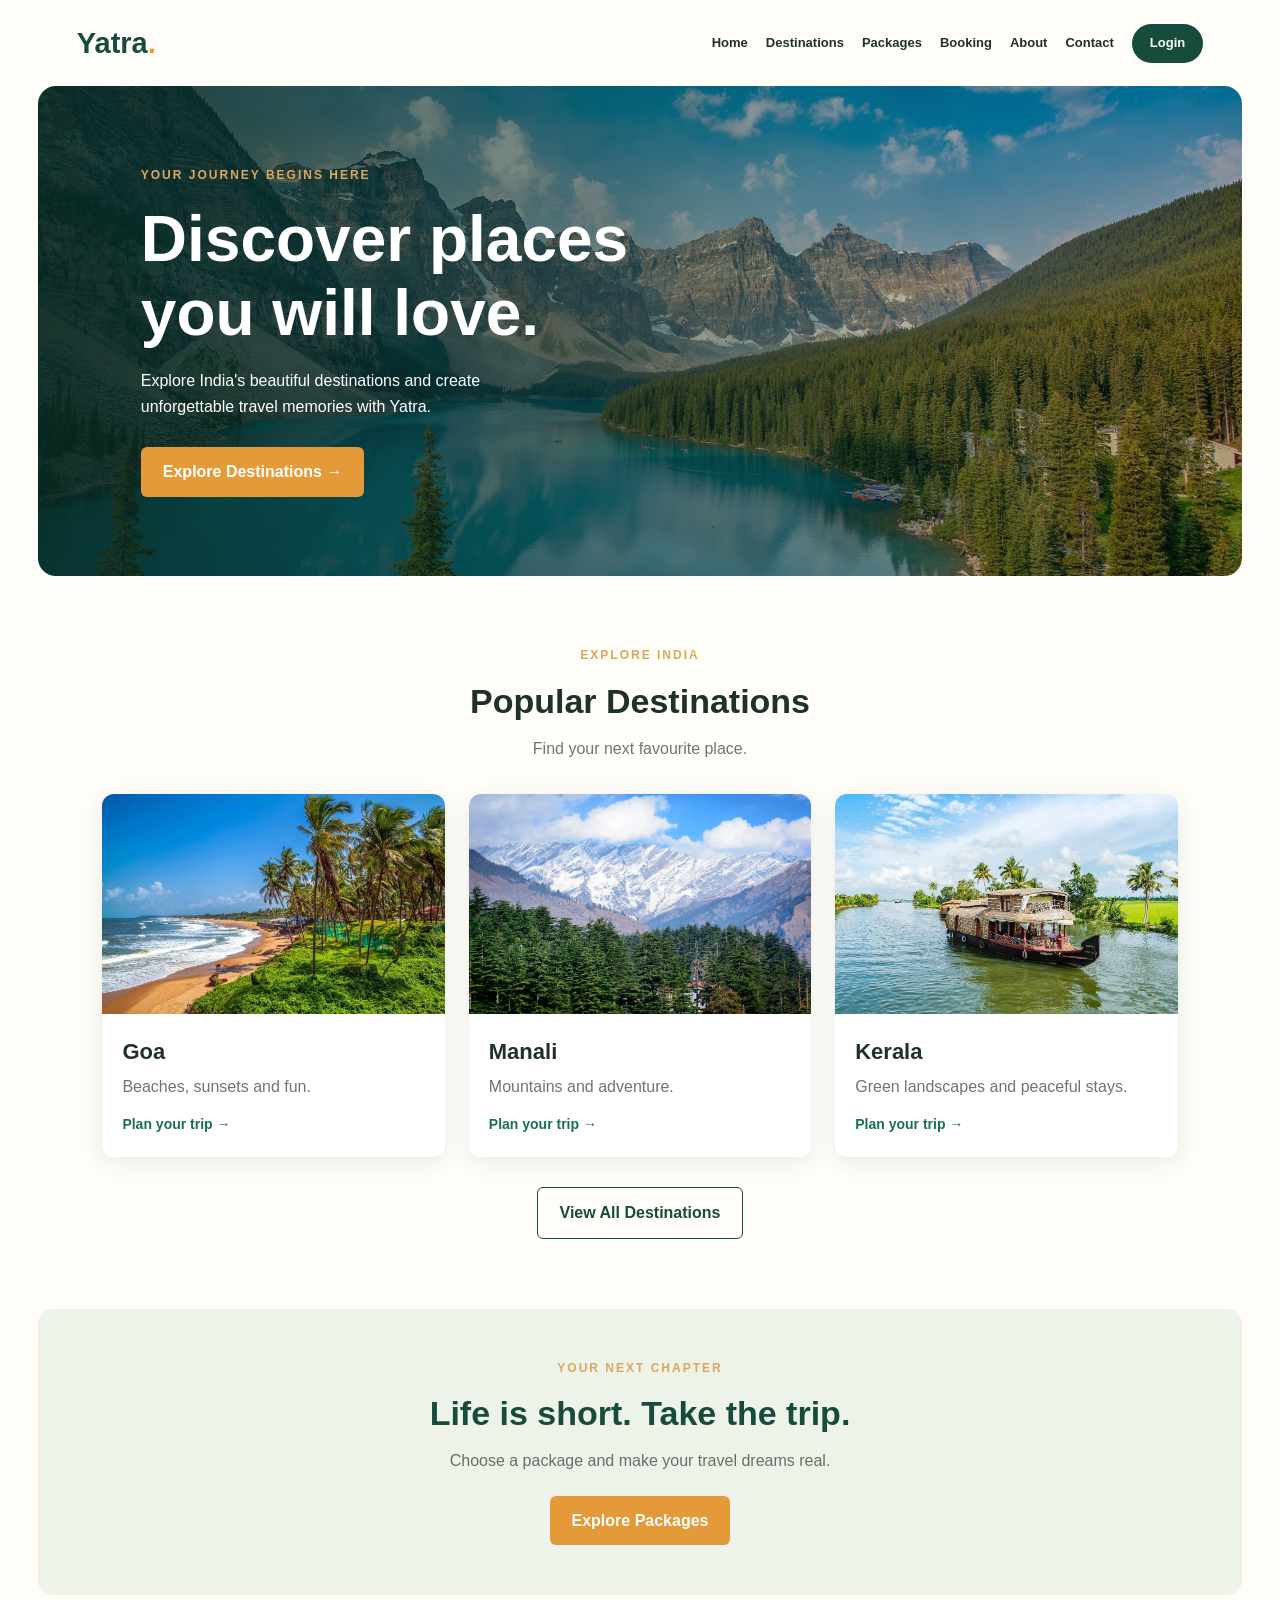
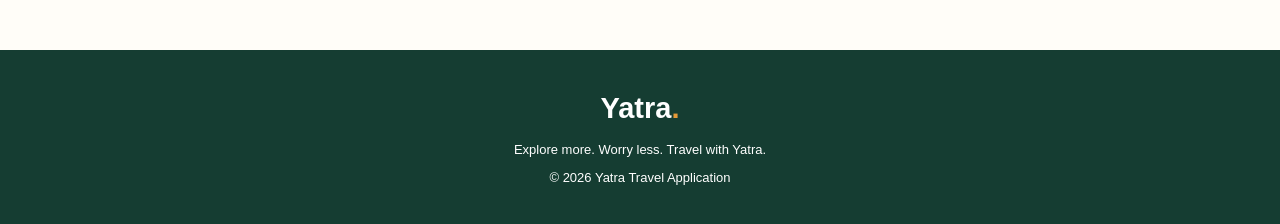
<file: index.html>
<!DOCTYPE html>
<html lang="en">
<head>
    <meta charset="UTF-8">
    <meta name="viewport" content="width=device-width, initial-scale=1.0">
    <title>Yatra | Explore India</title>
    <link rel="stylesheet" href="css/style.css">
</head>
<body>

    <header class="site-header">
        <a href="index.html" class="site-logo">Yatra<span>.</span></a>
        <nav class="main-navigation">
            <a href="index.html">Home</a>
            <a href="pages/destinations.html">Destinations</a>
            <a href="pages/packages.html">Packages</a>
            <a href="pages/booking.html">Booking</a>
            <a href="pages/about.html">About</a>
            <a href="pages/contact.html">Contact</a>
            <a href="pages/login.html" class="login-link">Login</a>
        </nav>
    </header>

    <main>
        <section class="hero-section">
            <div class="hero-content">
                <p class="hero-label">YOUR JOURNEY BEGINS HERE</p>
                <h1>Discover places<br>you will love.</h1>
                <p class="hero-description">
                    Explore India's beautiful destinations and
                    create unforgettable travel memories with Yatra.
                </p>
                <a href="pages/destinations.html" class="primary-button">
                    Explore Destinations →
                </a>
            </div>
        </section>

        <section class="destination-section">
            <div class="section-heading">
                <p class="section-label">EXPLORE INDIA</p>
                <h2>Popular Destinations</h2>
                <p>Find your next favourite place.</p>
            </div>

            <div class="destination-grid">
                <article class="destination-card">
                    <img src="images/goa.jpg" alt="Goa beach">
                    <div class="card-content">
                        <h3>Goa</h3>
                        <p>Beaches, sunsets and fun.</p>
                        <a href="pages/booking.html">Plan your trip →</a>
                    </div>
                </article>

                <article class="destination-card">
                    <img src="images/manali.jpg" alt="Manali mountains">
                    <div class="card-content">
                        <h3>Manali</h3>
                        <p>Mountains and adventure.</p>
                        <a href="pages/booking.html">Plan your trip →</a>
                    </div>
                </article>

                <article class="destination-card">
                    <img src="images/kerala.jpg" alt="Kerala backwaters">
                    <div class="card-content">
                        <h3>Kerala</h3>
                        <p>Green landscapes and peaceful stays.</p>
                        <a href="pages/booking.html">Plan your trip →</a>
                    </div>
                </article>
            </div>

            <a href="pages/destinations.html" class="secondary-button">
                View All Destinations
            </a>
        </section>

        <section class="travel-banner">
            <p class="section-label">YOUR NEXT CHAPTER</p>
            <h2>Life is short. Take the trip.</h2>
            <p>Choose a package and make your travel dreams real.</p>
            <a href="pages/packages.html" class="primary-button">
                Explore Packages
            </a>
        </section>
    </main>

    <footer class="site-footer">
        <a href="index.html" class="site-logo">Yatra<span>.</span></a>
        <p>Explore more. Worry less. Travel with Yatra.</p>
        <p>© 2026 Yatra Travel Application</p>
    </footer>

</body>
</html>
</file>
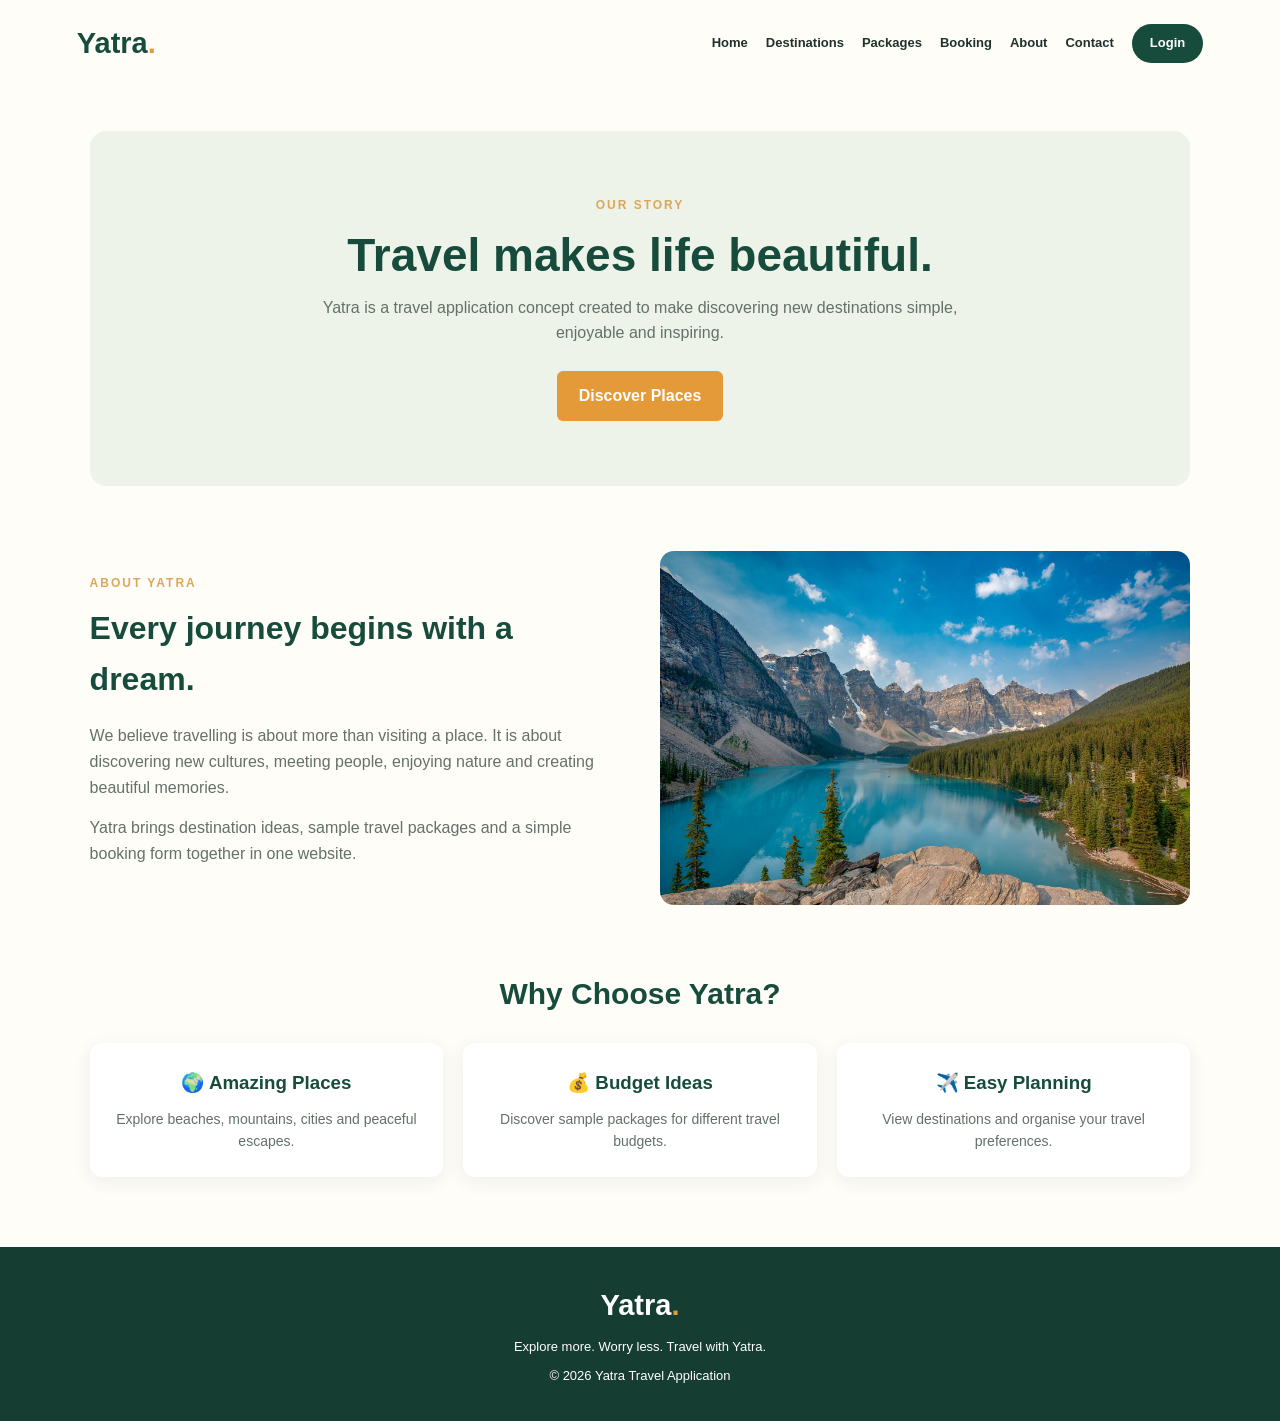
<file: pages/about.html>
<!DOCTYPE html>
<html lang="en">
<head>
    <meta charset="UTF-8">
    <meta name="viewport" content="width=device-width, initial-scale=1.0">
    <title>About Us | Yatra</title>
    <link rel="stylesheet" href="../css/about.css">
</head>
<body>
    <header class="site-header">
        <a href="../index.html" class="site-logo">Yatra<span>.</span></a>
        <nav class="main-navigation">
            <a href="../index.html">Home</a>
            <a href="destinations.html">Destinations</a>
            <a href="packages.html">Packages</a>
            <a href="booking.html">Booking</a>
            <a href="about.html">About</a>
            <a href="contact.html">Contact</a>
            <a href="login.html" class="login-link">Login</a>
        </nav>
    </header>

    <main class="about-container">
        <section class="about-hero">
            <p class="section-label">OUR STORY</p>
            <h1>Travel makes life beautiful.</h1>
            <p>
                Yatra is a travel application concept created to make
                discovering new destinations simple, enjoyable and inspiring.
            </p>
            <a href="destinations.html" class="primary-button">
                Discover Places
            </a>
        </section>

        <section class="about-story">
            <div class="story-content">
                <p class="section-label">ABOUT YATRA</p>
                <h2>Every journey begins with a dream.</h2>
                <p>
                    We believe travelling is about more than visiting a place.
                    It is about discovering new cultures, meeting people,
                    enjoying nature and creating beautiful memories.
                </p>
                <p>
                    Yatra brings destination ideas, sample travel packages
                    and a simple booking form together in one website.
                </p>
            </div>

            <img src="../images/hero.jpg" alt="Beautiful travel landscape">
        </section>

        <section class="benefits-section">
            <h2>Why Choose Yatra?</h2>

            <div class="benefits-grid">
                <article class="benefit-card">
                    <h3>🌍 Amazing Places</h3>
                    <p>Explore beaches, mountains, cities and peaceful escapes.</p>
                </article>

                <article class="benefit-card">
                    <h3>💰 Budget Ideas</h3>
                    <p>Discover sample packages for different travel budgets.</p>
                </article>

                <article class="benefit-card">
                    <h3>✈️ Easy Planning</h3>
                    <p>View destinations and organise your travel preferences.</p>
                </article>
            </div>
        </section>
    </main>

    <footer class="site-footer">
        <a href="../index.html" class="site-logo">Yatra<span>.</span></a>
        <p>Explore more. Worry less. Travel with Yatra.</p>
        <p>© 2026 Yatra Travel Application</p>
    </footer>
</body>
</html>
</file>
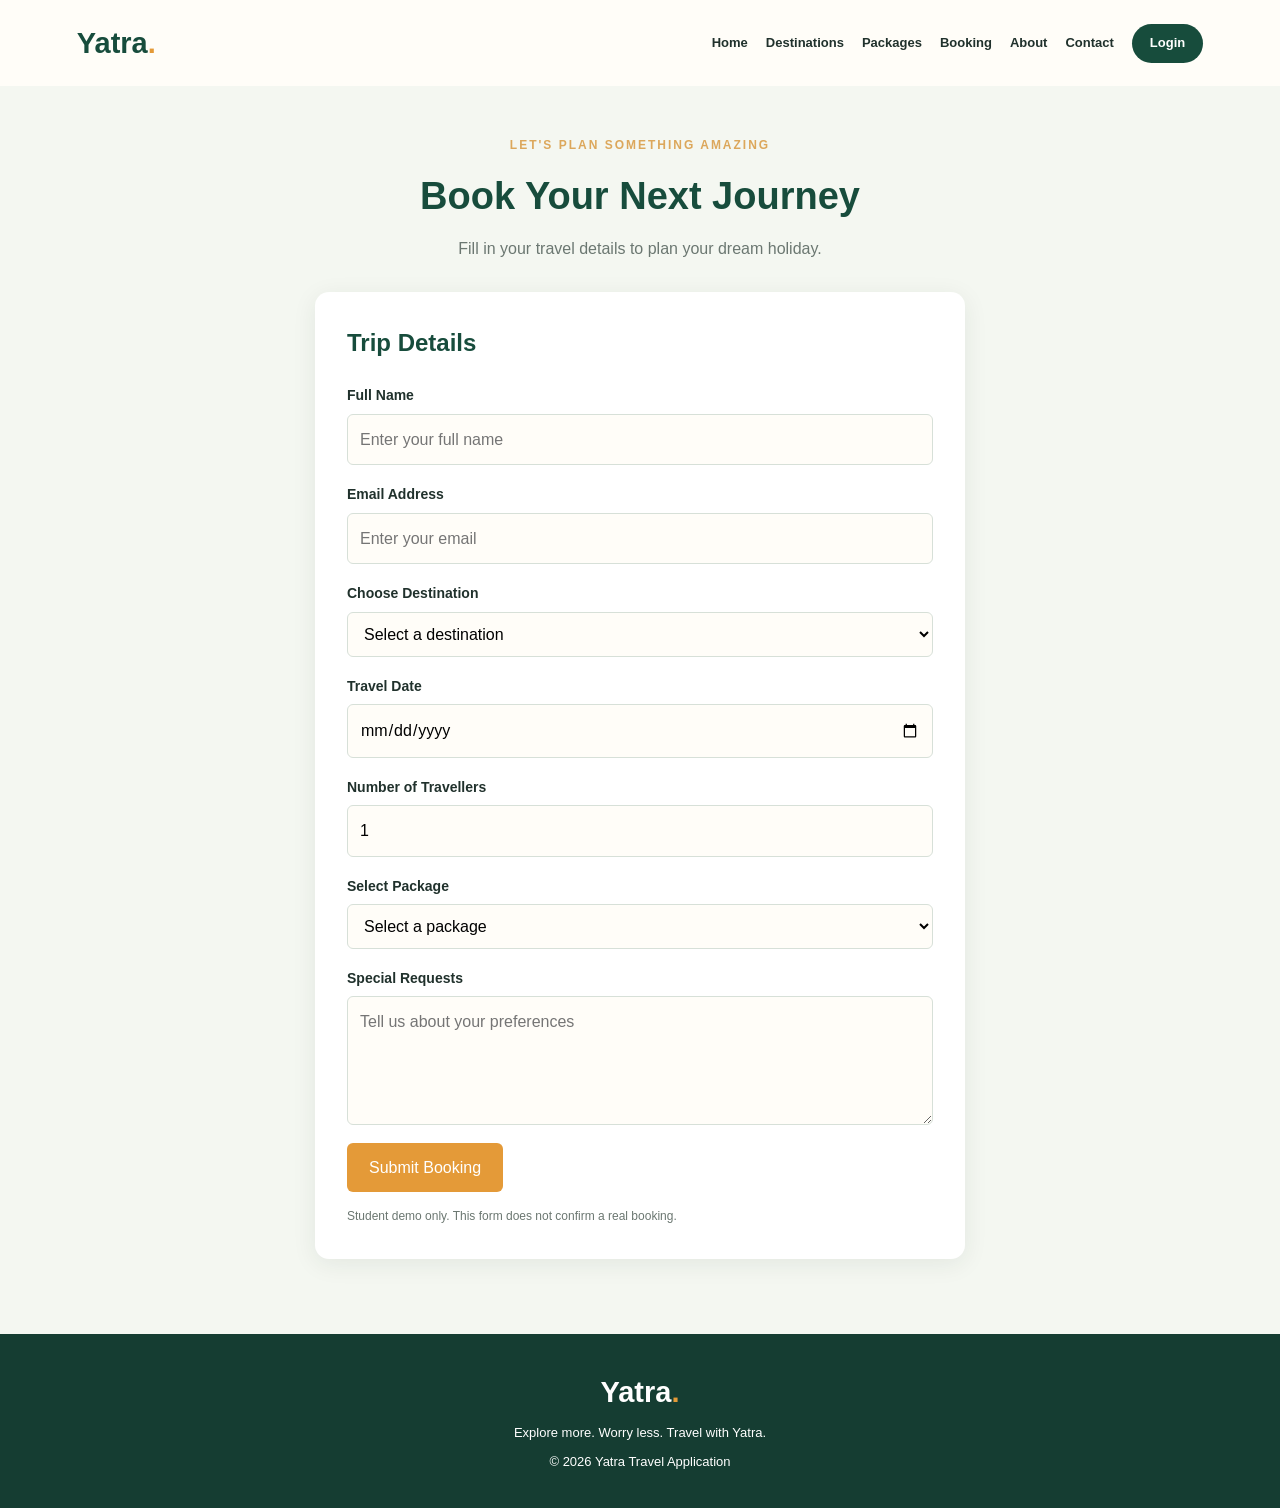
<file: pages/booking.html>
<!DOCTYPE html>
<html lang="en">
<head>
    <meta charset="UTF-8">
    <meta name="viewport" content="width=device-width, initial-scale=1.0">
    <title>Book a Trip | Yatra</title>
    <link rel="stylesheet" href="../css/booking.css">
</head>
<body>
    <header class="site-header">
        <a href="../index.html" class="site-logo">Yatra<span>.</span></a>
        <nav class="main-navigation">
            <a href="../index.html">Home</a>
            <a href="destinations.html">Destinations</a>
            <a href="packages.html">Packages</a>
            <a href="booking.html">Booking</a>
            <a href="about.html">About</a>
            <a href="contact.html">Contact</a>
            <a href="login.html" class="login-link">Login</a>
        </nav>
    </header>

    <main class="booking-container">
        <section class="booking-intro">
            <p class="section-label">LET'S PLAN SOMETHING AMAZING</p>
            <h1>Book Your Next Journey</h1>
            <p>Fill in your travel details to plan your dream holiday.</p>
        </section>

        <form class="booking-form" action="#" method="get">
            <h2>Trip Details</h2>

            <div class="form-field">
                <label for="traveller-name">Full Name</label>
                <input type="text" id="traveller-name" name="name"
                    placeholder="Enter your full name" required>
            </div>

            <div class="form-field">
                <label for="traveller-email">Email Address</label>
                <input type="email" id="traveller-email" name="email"
                    placeholder="Enter your email" required>
            </div>

            <div class="form-field">
                <label for="destination">Choose Destination</label>
                <select id="destination" name="destination" required>
                    <option value="">Select a destination</option>
                    <option value="Goa">Goa</option>
                    <option value="Manali">Manali</option>
                    <option value="Kerala">Kerala</option>
                    <option value="Jaipur">Jaipur</option>
                    <option value="Kashmir">Kashmir</option>
                </select>
            </div>

            <div class="form-field">
                <label for="travel-date">Travel Date</label>
                <input type="date" id="travel-date" name="date" required>
            </div>

            <div class="form-field">
                <label for="travellers">Number of Travellers</label>
                <input type="number" id="travellers" name="travellers"
                    min="1" max="20" value="1" required>
            </div>

            <div class="form-field">
                <label for="package">Select Package</label>
                <select id="package" name="package" required>
                    <option value="">Select a package</option>
                    <option value="Budget">Budget Friendly</option>
                    <option value="Adventure">Adventure Special</option>
                    <option value="Relaxation">Relaxation Special</option>
                </select>
            </div>

            <div class="form-field">
                <label for="requests">Special Requests</label>
                <textarea id="requests" name="requests" rows="4"
                    placeholder="Tell us about your preferences"></textarea>
            </div>

            <button type="submit" class="primary-button">Submit Booking</button>
            <p class="form-note">
                Student demo only. This form does not confirm a real booking.
            </p>
        </form>
    </main>

    <footer class="site-footer">
        <a href="../index.html" class="site-logo">Yatra<span>.</span></a>
        <p>Explore more. Worry less. Travel with Yatra.</p>
        <p>© 2026 Yatra Travel Application</p>
    </footer>
</body>
</html>
</file>
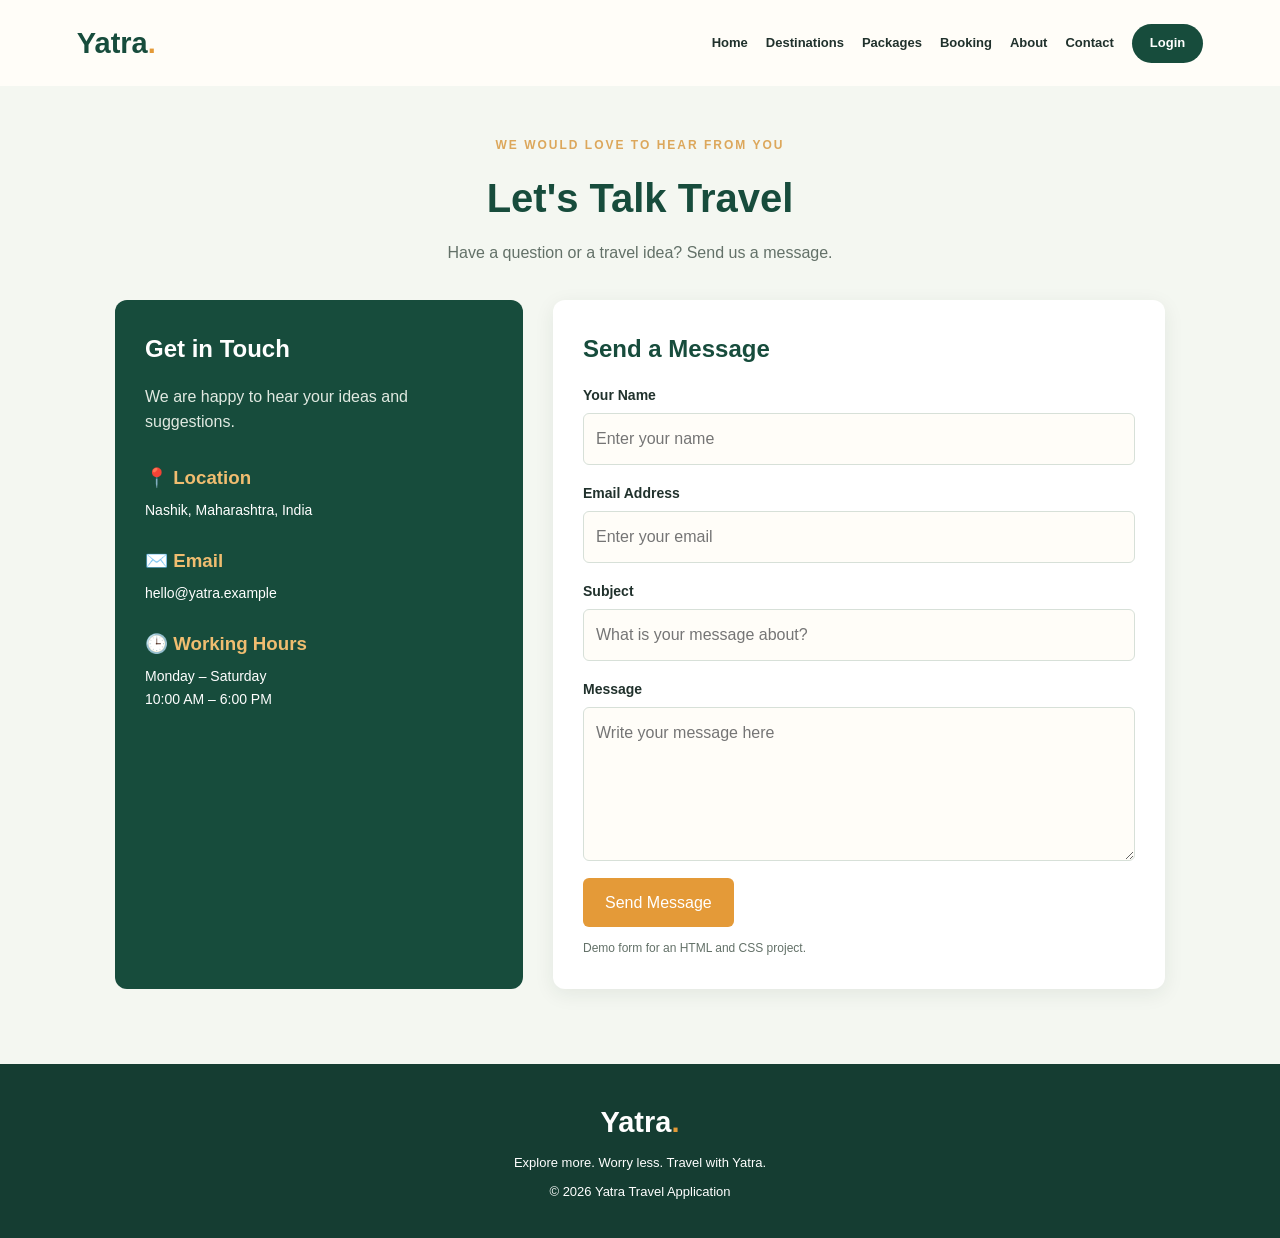
<file: pages/contact.html>
<!DOCTYPE html>
<html lang="en">
<head>
    <meta charset="UTF-8">
    <meta name="viewport" content="width=device-width, initial-scale=1.0">
    <title>Contact Us | Yatra</title>
    <link rel="stylesheet" href="../css/contact.css">
</head>
<body>
    <header class="site-header">
        <a href="../index.html" class="site-logo">Yatra<span>.</span></a>
        <nav class="main-navigation">
            <a href="../index.html">Home</a>
            <a href="destinations.html">Destinations</a>
            <a href="packages.html">Packages</a>
            <a href="booking.html">Booking</a>
            <a href="about.html">About</a>
            <a href="contact.html">Contact</a>
            <a href="login.html" class="login-link">Login</a>
        </nav>
    </header>

    <main class="contact-container">
        <section class="contact-heading">
            <p class="section-label">WE WOULD LOVE TO HEAR FROM YOU</p>
            <h1>Let's Talk Travel</h1>
            <p>Have a question or a travel idea? Send us a message.</p>
        </section>

        <section class="contact-layout">
            <div class="contact-information">
                <h2>Get in Touch</h2>
                <p>We are happy to hear your ideas and suggestions.</p>

                <div class="contact-item">
                    <h3>📍 Location</h3>
                    <p>Nashik, Maharashtra, India</p>
                </div>

                <div class="contact-item">
                    <h3>✉️ Email</h3>
                    <p>hello@yatra.example</p>
                </div>

                <div class="contact-item">
                    <h3>🕒 Working Hours</h3>
                    <p>Monday – Saturday</p>
                    <p>10:00 AM – 6:00 PM</p>
                </div>
            </div>

            <form class="contact-form" action="#" method="get">
                <h2>Send a Message</h2>

                <div class="form-field">
                    <label for="contact-name">Your Name</label>
                    <input type="text" id="contact-name" name="name"
                        placeholder="Enter your name" required>
                </div>

                <div class="form-field">
                    <label for="contact-email">Email Address</label>
                    <input type="email" id="contact-email" name="email"
                        placeholder="Enter your email" required>
                </div>

                <div class="form-field">
                    <label for="contact-subject">Subject</label>
                    <input type="text" id="contact-subject" name="subject"
                        placeholder="What is your message about?" required>
                </div>

                <div class="form-field">
                    <label for="contact-message">Message</label>
                    <textarea id="contact-message" name="message" rows="5"
                        placeholder="Write your message here" required></textarea>
                </div>

                <button type="submit" class="primary-button">Send Message</button>
                <p class="form-note">Demo form for an HTML and CSS project.</p>
            </form>
        </section>
    </main>

    <footer class="site-footer">
        <a href="../index.html" class="site-logo">Yatra<span>.</span></a>
        <p>Explore more. Worry less. Travel with Yatra.</p>
        <p>© 2026 Yatra Travel Application</p>
    </footer>
</body>
</html>
</file>
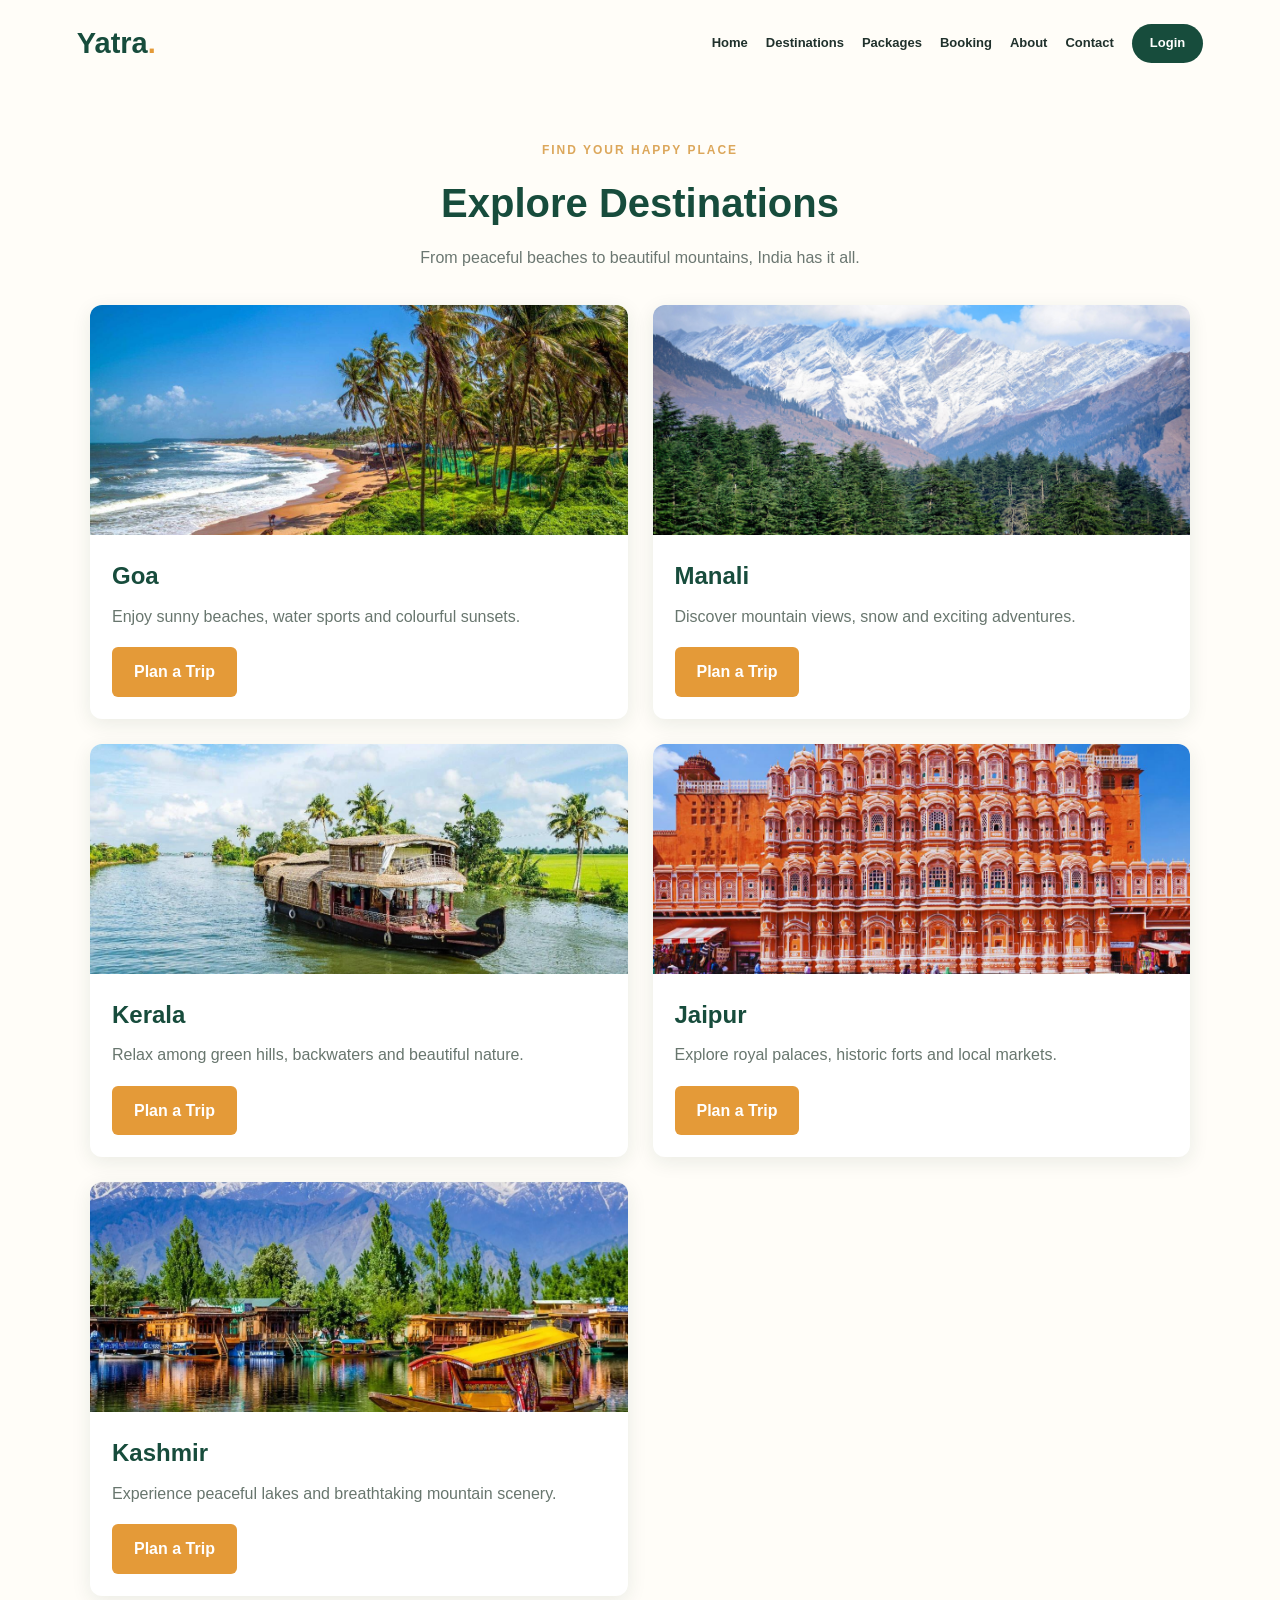
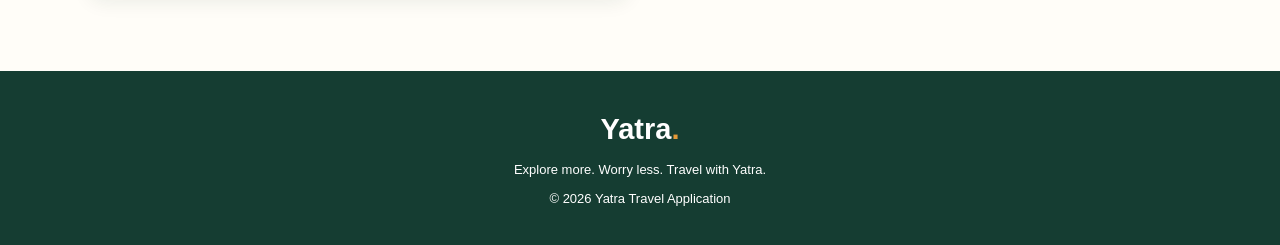
<file: pages/destinations.html>
<!DOCTYPE html>
<html lang="en">
<head>
    <meta charset="UTF-8">
    <meta name="viewport" content="width=device-width, initial-scale=1.0">
    <title>Destinations | Yatra</title>
    <link rel="stylesheet" href="../css/destinations.css">
</head>
<body>
    <header class="site-header">
        <a href="../index.html" class="site-logo">Yatra<span>.</span></a>
        <nav class="main-navigation">
            <a href="../index.html">Home</a>
            <a href="destinations.html">Destinations</a>
            <a href="packages.html">Packages</a>
            <a href="booking.html">Booking</a>
            <a href="about.html">About</a>
            <a href="contact.html">Contact</a>
            <a href="login.html" class="login-link">Login</a>
        </nav>
    </header>

    <main class="page-container">
        <section class="page-heading">
            <p class="section-label">FIND YOUR HAPPY PLACE</p>
            <h1>Explore Destinations</h1>
            <p>From peaceful beaches to beautiful mountains, India has it all.</p>
        </section>

        <section class="destination-list">
            <article class="place-card">
                <img src="../images/goa.jpg" alt="Goa beach">
                <div class="place-details">
                    <h2>Goa</h2>
                    <p>Enjoy sunny beaches, water sports and colourful sunsets.</p>
                    <a class="primary-button" href="booking.html">Plan a Trip</a>
                </div>
            </article>

            <article class="place-card">
                <img src="../images/manali.jpg" alt="Manali mountains">
                <div class="place-details">
                    <h2>Manali</h2>
                    <p>Discover mountain views, snow and exciting adventures.</p>
                    <a class="primary-button" href="booking.html">Plan a Trip</a>
                </div>
            </article>

            <article class="place-card">
                <img src="../images/kerala.jpg" alt="Kerala backwaters">
                <div class="place-details">
                    <h2>Kerala</h2>
                    <p>Relax among green hills, backwaters and beautiful nature.</p>
                    <a class="primary-button" href="booking.html">Plan a Trip</a>
                </div>
            </article>

            <article class="place-card">
                <img src="../images/jaipur.jpg" alt="Jaipur architecture">
                <div class="place-details">
                    <h2>Jaipur</h2>
                    <p>Explore royal palaces, historic forts and local markets.</p>
                    <a class="primary-button" href="booking.html">Plan a Trip</a>
                </div>
            </article>

            <article class="place-card">
                <img src="../images/kashmir.jpg" alt="Kashmir mountains">
                <div class="place-details">
                    <h2>Kashmir</h2>
                    <p>Experience peaceful lakes and breathtaking mountain scenery.</p>
                    <a class="primary-button" href="booking.html">Plan a Trip</a>
                </div>
            </article>
        </section>
    </main>

    <footer class="site-footer">
        <a href="../index.html" class="site-logo">Yatra<span>.</span></a>
        <p>Explore more. Worry less. Travel with Yatra.</p>
        <p>© 2026 Yatra Travel Application</p>
    </footer>
</body>
</html>
</file>
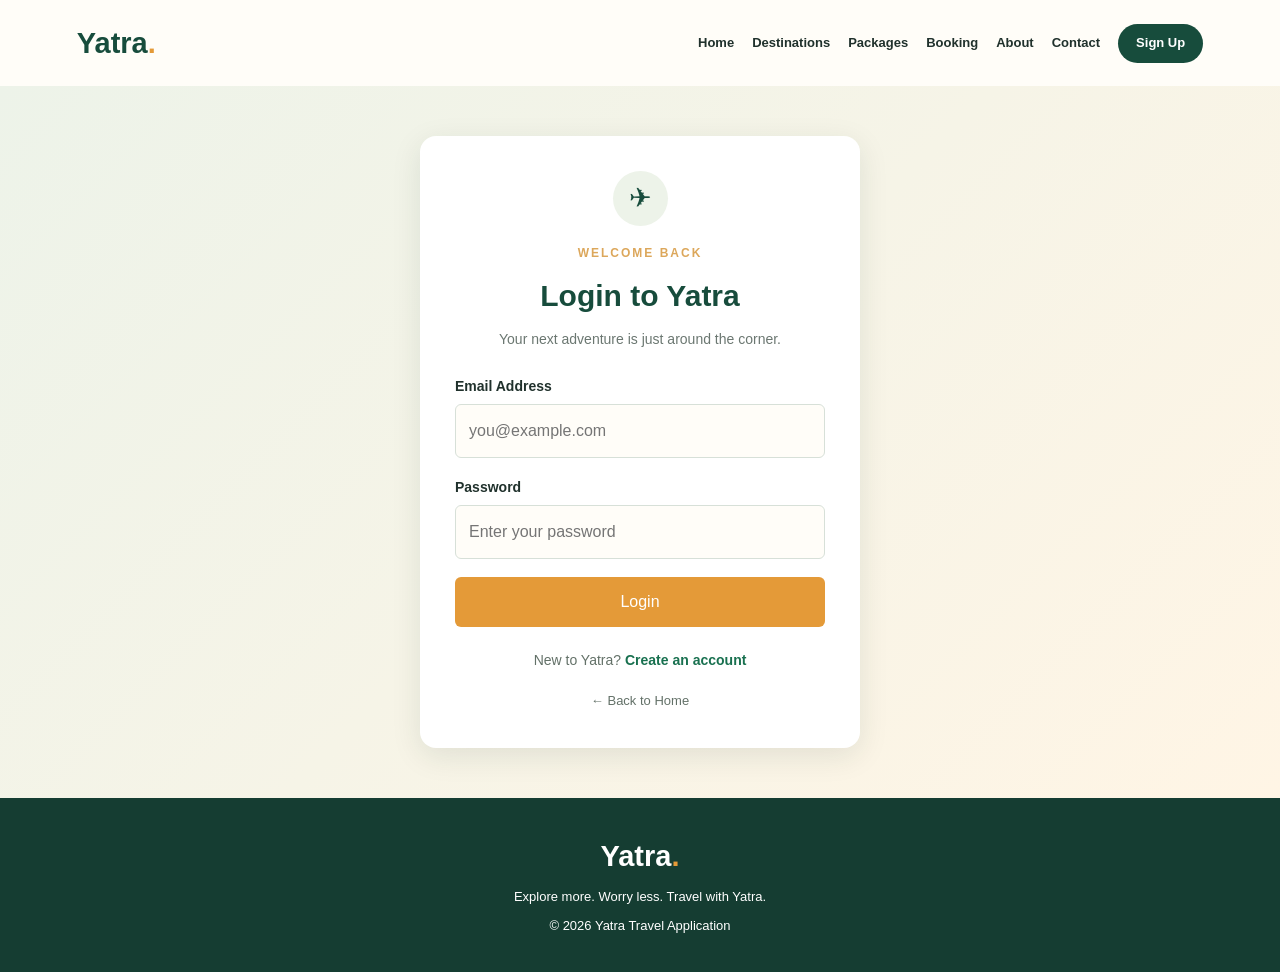
<file: pages/login.html>
<!DOCTYPE html>
<html lang="en">
<head>
    <meta charset="UTF-8">
    <meta name="viewport" content="width=device-width, initial-scale=1.0">
    <title>Login | Yatra</title>
    <link rel="stylesheet" href="../css/login.css">
</head>
<body>
    <header class="site-header">
        <a href="../index.html" class="site-logo">Yatra<span>.</span></a>
        <nav class="main-navigation">
            <a href="../index.html">Home</a>
            <a href="destinations.html">Destinations</a>
            <a href="packages.html">Packages</a>
            <a href="booking.html">Booking</a>
            <a href="about.html">About</a>
            <a href="contact.html">Contact</a>
            <a href="signup.html" class="login-link">Sign Up</a>
        </nav>
    </header>

    <main class="account-container">
        <section class="account-card">
            <div class="account-symbol">✈</div>
            <p class="section-label">WELCOME BACK</p>
            <h1>Login to Yatra</h1>
            <p class="account-description">
                Your next adventure is just around the corner.
            </p>

            <form action="#" method="get">
                <div class="form-field">
                    <label for="login-email">Email Address</label>
                    <input type="email" id="login-email" name="email"
                        placeholder="you@example.com" required>
                </div>

                <div class="form-field">
                    <label for="login-password">Password</label>
                    <input type="password" id="login-password" name="password"
                        placeholder="Enter your password" required>
                </div>

                <button type="submit" class="primary-button">Login</button>
            </form>

            <p class="account-switch">
                New to Yatra?
                <a href="signup.html">Create an account</a>
            </p>

            <a href="../index.html" class="back-home">← Back to Home</a>
        </section>
    </main>

    <footer class="site-footer">
        <a href="../index.html" class="site-logo">Yatra<span>.</span></a>
        <p>Explore more. Worry less. Travel with Yatra.</p>
        <p>© 2026 Yatra Travel Application</p>
    </footer>
</body>
</html>
</file>
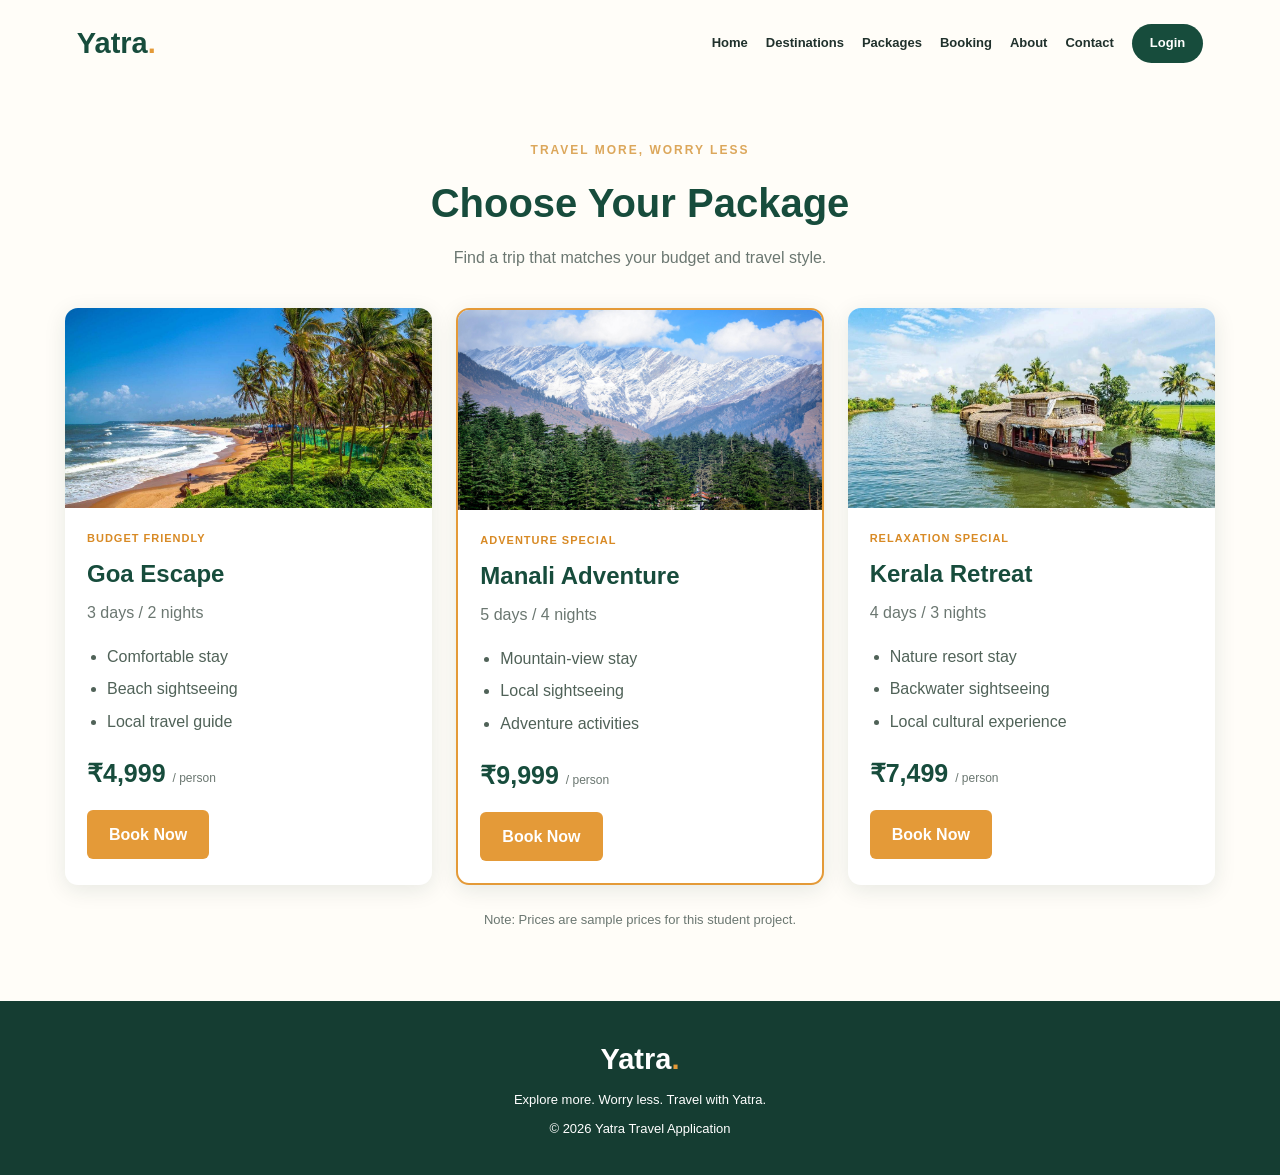
<file: pages/packages.html>
<!DOCTYPE html>
<html lang="en">
<head>
    <meta charset="UTF-8">
    <meta name="viewport" content="width=device-width, initial-scale=1.0">
    <title>Travel Packages | Yatra</title>
    <link rel="stylesheet" href="../css/packages.css">
</head>
<body>
    <header class="site-header">
        <a href="../index.html" class="site-logo">Yatra<span>.</span></a>
        <nav class="main-navigation">
            <a href="../index.html">Home</a>
            <a href="destinations.html">Destinations</a>
            <a href="packages.html">Packages</a>
            <a href="booking.html">Booking</a>
            <a href="about.html">About</a>
            <a href="contact.html">Contact</a>
            <a href="login.html" class="login-link">Login</a>
        </nav>
    </header>

    <main class="packages-container">
        <section class="page-heading">
            <p class="section-label">TRAVEL MORE, WORRY LESS</p>
            <h1>Choose Your Package</h1>
            <p>Find a trip that matches your budget and travel style.</p>
        </section>

        <section class="package-grid">
            <article class="package-card">
                <img src="../images/goa.jpg" alt="Goa beach holiday">
                <div class="package-details">
                    <p class="package-type">BUDGET FRIENDLY</p>
                    <h2>Goa Escape</h2>
                    <p>3 days / 2 nights</p>
                    <ul>
                        <li>Comfortable stay</li>
                        <li>Beach sightseeing</li>
                        <li>Local travel guide</li>
                    </ul>
                    <p class="package-price">₹4,999 <span>/ person</span></p>
                    <a href="booking.html" class="primary-button">Book Now</a>
                </div>
            </article>

            <article class="package-card featured-package">
                <img src="../images/manali.jpg" alt="Manali mountain holiday">
                <div class="package-details">
                    <p class="package-type">ADVENTURE SPECIAL</p>
                    <h2>Manali Adventure</h2>
                    <p>5 days / 4 nights</p>
                    <ul>
                        <li>Mountain-view stay</li>
                        <li>Local sightseeing</li>
                        <li>Adventure activities</li>
                    </ul>
                    <p class="package-price">₹9,999 <span>/ person</span></p>
                    <a href="booking.html" class="primary-button">Book Now</a>
                </div>
            </article>

            <article class="package-card">
                <img src="../images/kerala.jpg" alt="Kerala nature holiday">
                <div class="package-details">
                    <p class="package-type">RELAXATION SPECIAL</p>
                    <h2>Kerala Retreat</h2>
                    <p>4 days / 3 nights</p>
                    <ul>
                        <li>Nature resort stay</li>
                        <li>Backwater sightseeing</li>
                        <li>Local cultural experience</li>
                    </ul>
                    <p class="package-price">₹7,499 <span>/ person</span></p>
                    <a href="booking.html" class="primary-button">Book Now</a>
                </div>
            </article>
        </section>

        <p class="price-note">
            Note: Prices are sample prices for this student project.
        </p>
    </main>

    <footer class="site-footer">
        <a href="../index.html" class="site-logo">Yatra<span>.</span></a>
        <p>Explore more. Worry less. Travel with Yatra.</p>
        <p>© 2026 Yatra Travel Application</p>
    </footer>
</body>
</html>
</file>
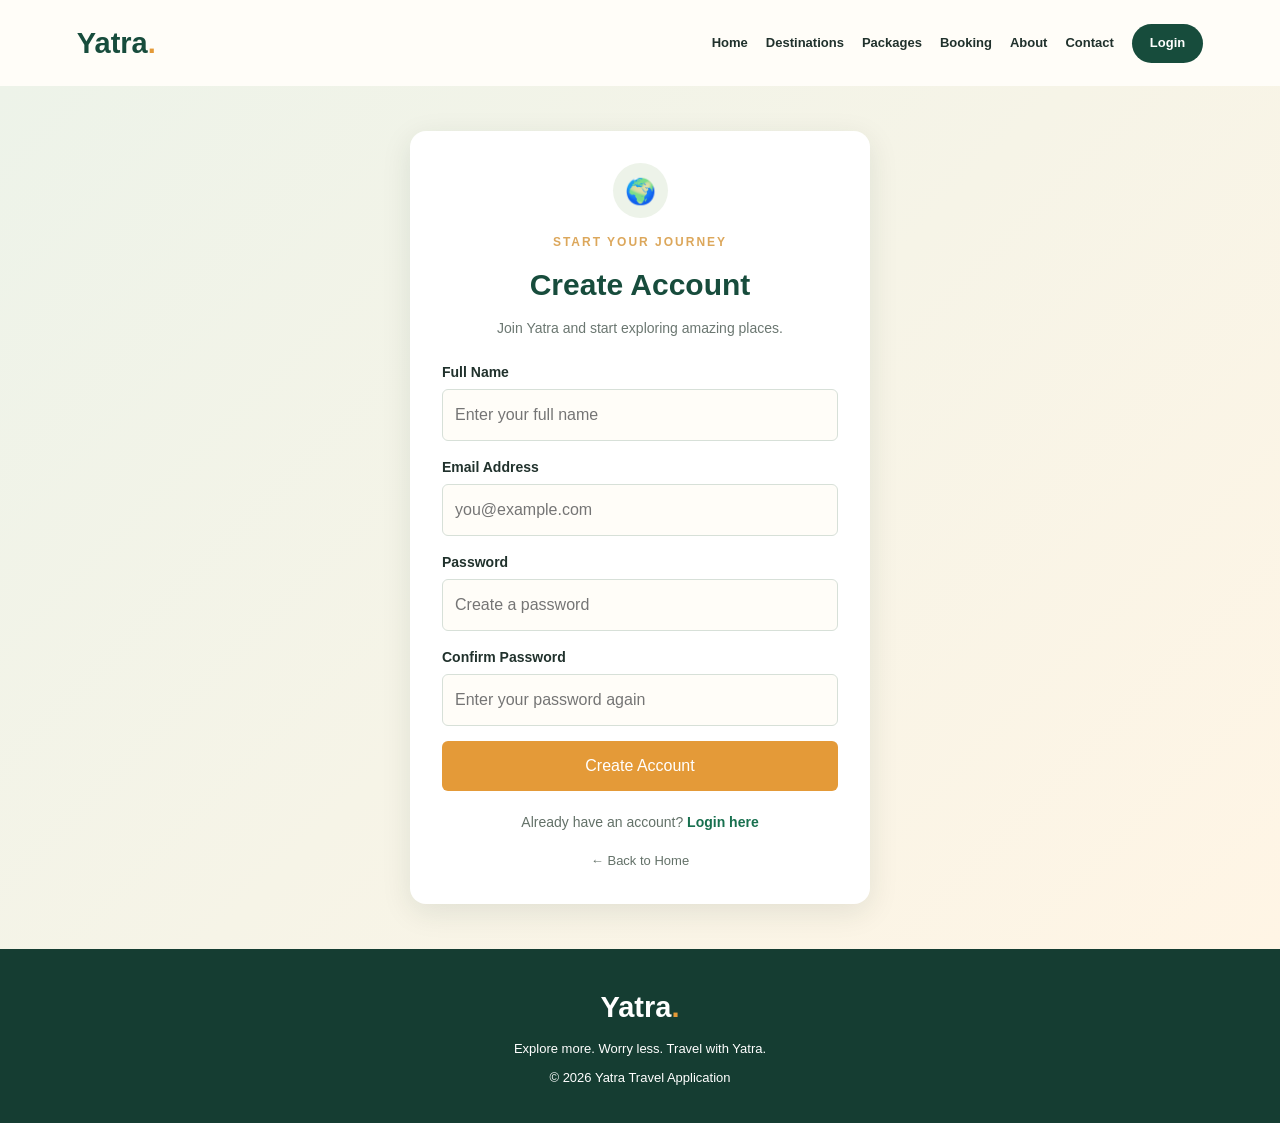
<file: pages/signup.html>
<!DOCTYPE html>
<html lang="en">
<head>
    <meta charset="UTF-8">
    <meta name="viewport" content="width=device-width, initial-scale=1.0">
    <title>Sign Up | Yatra</title>
    <link rel="stylesheet" href="../css/signup.css">
</head>
<body>
    <header class="site-header">
        <a href="../index.html" class="site-logo">Yatra<span>.</span></a>
        <nav class="main-navigation">
            <a href="../index.html">Home</a>
            <a href="destinations.html">Destinations</a>
            <a href="packages.html">Packages</a>
            <a href="booking.html">Booking</a>
            <a href="about.html">About</a>
            <a href="contact.html">Contact</a>
            <a href="login.html" class="login-link">Login</a>
        </nav>
    </header>

    <main class="account-container">
        <section class="account-card">
            <div class="account-symbol">🌍</div>
            <p class="section-label">START YOUR JOURNEY</p>
            <h1>Create Account</h1>
            <p class="account-description">
                Join Yatra and start exploring amazing places.
            </p>

            <form action="#" method="get">
                <div class="form-field">
                    <label for="signup-name">Full Name</label>
                    <input type="text" id="signup-name" name="name"
                        placeholder="Enter your full name" required>
                </div>

                <div class="form-field">
                    <label for="signup-email">Email Address</label>
                    <input type="email" id="signup-email" name="email"
                        placeholder="you@example.com" required>
                </div>

                <div class="form-field">
                    <label for="signup-password">Password</label>
                    <input type="password" id="signup-password" name="password"
                        placeholder="Create a password" minlength="8" required>
                </div>

                <div class="form-field">
                    <label for="confirm-password">Confirm Password</label>
                    <input type="password" id="confirm-password"
                        name="confirm-password"
                        placeholder="Enter your password again"
                        minlength="8" required>
                </div>

                <button type="submit" class="primary-button">Create Account</button>
            </form>

            <p class="account-switch">
                Already have an account?
                <a href="login.html">Login here</a>
            </p>

            <a href="../index.html" class="back-home">← Back to Home</a>
        </section>
    </main>

    <footer class="site-footer">
        <a href="../index.html" class="site-logo">Yatra<span>.</span></a>
        <p>Explore more. Worry less. Travel with Yatra.</p>
        <p>© 2026 Yatra Travel Application</p>
    </footer>
</body>
</html>
</file>
<file: css/style.css>
* {
    box-sizing: border-box;
    margin: 0;
    padding: 0;
}

body {
    font-family: Arial, sans-serif;
    color: #20312c;
    background-color: #fffdf8;
    line-height: 1.6;
}

a {
    color: inherit;
    text-decoration: none;
}

.site-header {
    display: flex;
    justify-content: space-between;
    align-items: center;
    gap: 20px;
    padding: 20px 6%;
    background-color: #fffdf8;
}

.site-logo {
    font-size: 29px;
    font-weight: bold;
    color: #174c3c;
}

.site-logo span {
    color: #e49a38;
}

.main-navigation {
    display: flex;
    align-items: center;
    flex-wrap: wrap;
    gap: 18px;
}

.main-navigation a {
    font-size: 13px;
    font-weight: bold;
}

.main-navigation a:hover {
    color: #d88a25;
}

.main-navigation .login-link {
    padding: 9px 18px;
    border-radius: 25px;
    color: white;
    background-color: #174c3c;
}

.hero-section {
    min-height: 490px;
    display: flex;
    align-items: center;
    padding: 60px 8%;
    margin: 0 3%;
    border-radius: 18px;
    color: white;
    background-image: linear-gradient(
        90deg,
        rgba(10, 43, 34, 0.85),
        rgba(10, 43, 34, 0.12)
    ), url("../images/hero.jpg");
    background-size: cover;
    background-position: center;
}

.hero-content {
    max-width: 540px;
}

.hero-label,
.section-label {
    color: #dca75b;
    font-size: 12px;
    font-weight: bold;
    letter-spacing: 2px;
}

.hero-content h1 {
    margin: 18px 0;
    font-size: clamp(38px, 5vw, 64px);
    line-height: 1.15;
}

.hero-description {
    max-width: 430px;
    margin-bottom: 28px;
}

.primary-button,
.secondary-button {
    display: inline-block;
    padding: 12px 22px;
    border-radius: 6px;
    font-weight: bold;
}

.primary-button {
    color: white;
    background-color: #e49a38;
}

.primary-button:hover {
    background-color: #c67b20;
}

.destination-section {
    padding: 70px 8%;
    text-align: center;
}

.section-heading {
    margin-bottom: 32px;
}

.section-heading h2,
.travel-banner h2 {
    margin: 8px 0;
    font-size: 34px;
}

.section-heading > p:last-child {
    color: #6b7771;
}

.destination-grid {
    display: grid;
    grid-template-columns: repeat(3, minmax(0, 1fr));
    gap: 24px;
    text-align: left;
}

.destination-card {
    overflow: hidden;
    border-radius: 12px;
    background-color: white;
    box-shadow: 0 5px 22px rgba(20, 50, 35, 0.09);
}

.destination-card img {
    display: block;
    width: 100%;
    height: 220px;
    object-fit: cover;
}

.destination-card:hover {
    transform: translateY(-4px);
}

.card-content {
    padding: 20px;
}

.card-content h3 {
    font-size: 22px;
}

.card-content p {
    margin: 5px 0 12px;
    color: #6b7771;
}

.card-content a {
    color: #18704f;
    font-weight: bold;
    font-size: 14px;
}

.secondary-button {
    margin-top: 30px;
    border: 1px solid #174c3c;
    color: #174c3c;
}

.secondary-button:hover {
    color: white;
    background-color: #174c3c;
}

.travel-banner {
    margin: 0 3% 55px;
    padding: 50px 20px;
    border-radius: 15px;
    text-align: center;
    background-color: #edf3e9;
}

.travel-banner h2 {
    color: #174c3c;
}

.travel-banner > p:not(.section-label) {
    margin-bottom: 22px;
    color: #637168;
}

.site-footer {
    padding: 35px 15px;
    text-align: center;
    background-color: #153d32;
    color: white;
}

.site-footer .site-logo {
    color: white;
}

.site-footer p {
    margin-top: 8px;
    font-size: 13px;
}

@media (max-width: 850px) {
    .site-header {
        flex-direction: column;
    }

    .main-navigation {
        justify-content: center;
    }

    .destination-grid {
        grid-template-columns: repeat(2, minmax(0, 1fr));
    }
}

@media (max-width: 550px) {
    .site-header {
        padding: 18px 5%;
    }

    .main-navigation {
        gap: 12px;
    }

    .main-navigation a {
        font-size: 12px;
    }

    .hero-section {
        min-height: 420px;
        padding: 35px 7%;
        margin: 0 2%;
    }

    .destination-section {
        padding: 45px 6%;
    }

    .destination-grid {
        grid-template-columns: 1fr;
    }

    .section-heading h2,
    .travel-banner h2 {
        font-size: 27px;
    }
}
</file>
<file: css/about.css>
@import url("style.css");

.about-container {
    padding: 45px 7% 70px;
}

.about-hero {
    padding: 65px 30px;
    border-radius: 16px;
    text-align: center;
    background-color: #edf3e9;
}

.about-hero h1 {
    max-width: 700px;
    margin: 12px auto;
    color: #174c3c;
    font-size: 46px;
    line-height: 1.2;
}

.about-hero > p:not(.section-label) {
    max-width: 650px;
    margin: 0 auto 25px;
    color: #637168;
}

.about-story {
    display: grid;
    grid-template-columns: 1fr 1fr;
    align-items: center;
    gap: 40px;
    padding: 65px 0;
}

.story-content h2 {
    margin: 10px 0 18px;
    color: #174c3c;
    font-size: 32px;
}

.story-content > p:not(.section-label) {
    margin-bottom: 15px;
    color: #637168;
}

.about-story img {
    width: 100%;
    min-height: 280px;
    border-radius: 14px;
    object-fit: cover;
}

.benefits-section {
    text-align: center;
}

.benefits-section > h2 {
    margin-bottom: 25px;
    color: #174c3c;
    font-size: 30px;
}

.benefits-grid {
    display: grid;
    grid-template-columns: repeat(3, minmax(0, 1fr));
    gap: 20px;
}

.benefit-card {
    padding: 25px 18px;
    border-radius: 12px;
    background-color: white;
    box-shadow: 0 4px 18px rgba(20, 50, 35, 0.08);
}

.benefit-card h3 {
    margin-bottom: 10px;
    color: #174c3c;
}

.benefit-card p {
    color: #637168;
    font-size: 14px;
}

@media (max-width: 700px) {
    .about-hero h1 {
        font-size: 34px;
    }

    .about-story {
        grid-template-columns: 1fr;
        gap: 25px;
    }

    .benefits-grid {
        grid-template-columns: 1fr;
    }
}
</file>
<file: css/booking.css>
@import url("style.css");

.booking-container {
    padding: 50px 20px 75px;
    background-color: #f4f7f1;
}

.booking-intro {
    margin: 0 auto 30px;
    text-align: center;
}

.booking-intro h1 {
    margin: 10px 0;
    color: #174c3c;
    font-size: 38px;
}

.booking-intro > p:last-child {
    color: #6b7771;
}

.booking-form {
    max-width: 650px;
    margin: auto;
    padding: 32px;
    border-radius: 14px;
    background-color: white;
    box-shadow: 0 5px 25px rgba(20, 50, 35, 0.08);
}

.booking-form h2 {
    margin-bottom: 22px;
    color: #174c3c;
}

.form-field {
    display: flex;
    flex-direction: column;
    gap: 7px;
    margin-bottom: 18px;
}

.form-field label {
    font-size: 14px;
    font-weight: bold;
}

.form-field input,
.form-field select,
.form-field textarea {
    width: 100%;
    padding: 12px;
    border: 1px solid #d7e0d8;
    border-radius: 6px;
    background-color: #fffdf8;
    font: inherit;
}

.form-field input:focus,
.form-field select:focus,
.form-field textarea:focus {
    outline: 2px solid #7aa58a;
    border-color: #174c3c;
}

.booking-form button {
    border: none;
    cursor: pointer;
    font: inherit;
}

.form-note {
    margin-top: 15px;
    color: #6b7771;
    font-size: 12px;
}

@media (max-width: 550px) {
    .booking-intro h1 {
        font-size: 29px;
    }

    .booking-form {
        padding: 22px;
    }
}
</file>
<file: css/contact.css>
@import url("style.css");

.contact-container {
    padding: 50px 7% 75px;
    background-color: #f4f7f1;
}

.contact-heading {
    margin-bottom: 35px;
    text-align: center;
}

.contact-heading h1 {
    margin: 10px 0;
    color: #174c3c;
    font-size: 40px;
}

.contact-heading > p:last-child {
    color: #637168;
}

.contact-layout {
    display: grid;
    grid-template-columns: 0.8fr 1.2fr;
    gap: 30px;
    max-width: 1050px;
    margin: auto;
}

.contact-information {
    padding: 30px;
    border-radius: 12px;
    background-color: #174c3c;
    color: white;
}

.contact-information h2,
.contact-form h2 {
    margin-bottom: 15px;
}

.contact-information > p {
    margin-bottom: 28px;
    color: #e0e9e1;
}

.contact-item {
    margin-top: 25px;
}

.contact-item h3 {
    margin-bottom: 6px;
    color: #f0bd70;
}

.contact-item p {
    font-size: 14px;
    overflow-wrap: anywhere;
}

.contact-form {
    padding: 30px;
    border-radius: 12px;
    background-color: white;
    box-shadow: 0 5px 20px rgba(20, 50, 35, 0.08);
}

.contact-form h2 {
    color: #174c3c;
}

.form-field {
    display: flex;
    flex-direction: column;
    gap: 7px;
    margin-bottom: 17px;
}

.form-field label {
    font-size: 14px;
    font-weight: bold;
}

.form-field input,
.form-field textarea {
    width: 100%;
    padding: 12px;
    border: 1px solid #d7e0d8;
    border-radius: 6px;
    background-color: #fffdf8;
    font: inherit;
}

.form-field input:focus,
.form-field textarea:focus {
    outline: 2px solid #7aa58a;
}

.contact-form button {
    border: none;
    cursor: pointer;
    font: inherit;
}

.form-note {
    margin-top: 12px;
    color: #637168;
    font-size: 12px;
}

@media (max-width: 750px) {
    .contact-layout {
        grid-template-columns: 1fr;
    }

    .contact-heading h1 {
        font-size: 32px;
    }
}

@media (max-width: 450px) {
    .contact-information,
    .contact-form {
        padding: 22px;
    }
}
</file>
<file: css/destinations.css>
@import url("style.css");

.page-container {
    max-width: 1150px;
    margin: auto;
    padding: 55px 25px 75px;
}

.page-heading {
    margin-bottom: 35px;
    text-align: center;
}

.page-heading h1 {
    margin: 10px 0;
    color: #174c3c;
    font-size: 40px;
}

.page-heading > p:last-child {
    color: #6b7771;
}

.destination-list {
    display: grid;
    grid-template-columns: repeat(2, minmax(0, 1fr));
    gap: 25px;
}

.place-card {
    overflow: hidden;
    border-radius: 12px;
    background: white;
    box-shadow: 0 5px 20px rgba(20, 50, 35, 0.09);
}

.place-card img {
    width: 100%;
    height: 230px;
    display: block;
    object-fit: cover;
}

.place-details {
    padding: 22px;
}

.place-details h2 {
    color: #174c3c;
    margin-bottom: 8px;
}

.place-details p {
    color: #68766e;
    margin-bottom: 18px;
}

@media (max-width: 600px) {
    .destination-list {
        grid-template-columns: 1fr;
    }

    .page-heading h1 {
        font-size: 31px;
    }
}
</file>
<file: css/login.css>
@import url("style.css");

.account-container {
    display: flex;
    justify-content: center;
    align-items: center;
    min-height: 620px;
    padding: 50px 20px;
    background: linear-gradient(135deg, #edf3e9, #fff5e5);
}

.account-card {
    width: 100%;
    max-width: 440px;
    padding: 35px;
    border-radius: 16px;
    text-align: center;
    background-color: white;
    box-shadow: 0 8px 30px rgba(20, 50, 35, 0.1);
}

.account-symbol {
    display: inline-flex;
    justify-content: center;
    align-items: center;
    width: 55px;
    height: 55px;
    margin-bottom: 18px;
    border-radius: 50%;
    background-color: #edf3e9;
    color: #174c3c;
    font-size: 27px;
}

.account-card h1 {
    margin: 8px 0;
    color: #174c3c;
    font-size: 30px;
}

.account-description {
    margin-bottom: 25px;
    color: #6b7771;
    font-size: 14px;
}

.account-card form {
    text-align: left;
}

.form-field {
    display: flex;
    flex-direction: column;
    gap: 7px;
    margin-bottom: 18px;
}

.form-field label {
    font-size: 14px;
    font-weight: bold;
}

.form-field input {
    width: 100%;
    padding: 13px;
    border: 1px solid #d7e0d8;
    border-radius: 6px;
    background-color: #fffdf8;
    font: inherit;
}

.form-field input:focus {
    outline: 2px solid #7aa58a;
}

.account-card form button {
    width: 100%;
    border: none;
    cursor: pointer;
    font: inherit;
}

.account-switch {
    margin-top: 22px;
    color: #637168;
    font-size: 14px;
}

.account-switch a {
    color: #18704f;
    font-weight: bold;
}

.back-home {
    display: inline-block;
    margin-top: 20px;
    color: #637168;
    font-size: 13px;
}

.back-home:hover {
    color: #174c3c;
}

@media (max-width: 450px) {
    .account-card {
        padding: 25px 20px;
    }
}
</file>
<file: css/packages.css>
@import url("style.css");

.packages-container {
    max-width: 1200px;
    margin: auto;
    padding: 55px 25px 70px;
}

.page-heading {
    margin-bottom: 38px;
    text-align: center;
}

.page-heading h1 {
    margin: 10px 0;
    color: #174c3c;
    font-size: 40px;
}

.page-heading > p:last-child {
    color: #6b7771;
}

.package-grid {
    display: grid;
    grid-template-columns: repeat(3, minmax(0, 1fr));
    align-items: stretch;
    gap: 24px;
}

.package-card {
    overflow: hidden;
    border-radius: 13px;
    background-color: white;
    box-shadow: 0 5px 22px rgba(20, 50, 35, 0.1);
}

.package-card img {
    width: 100%;
    height: 200px;
    display: block;
    object-fit: cover;
}

.package-details {
    padding: 22px;
}

.package-type {
    color: #d88a25;
    font-size: 11px;
    font-weight: bold;
    letter-spacing: 1px;
}

.package-details h2 {
    margin: 7px 0;
    color: #174c3c;
}

.package-details > p:not(.package-type):not(.package-price) {
    color: #6b7771;
}

.package-details ul {
    padding-left: 20px;
    margin: 18px 0;
    color: #506258;
}

.package-details li {
    margin-bottom: 7px;
}

.package-price {
    margin-bottom: 17px;
    color: #174c3c;
    font-size: 25px;
    font-weight: bold;
}

.package-price span {
    font-size: 12px;
    font-weight: normal;
    color: #6b7771;
}

.featured-package {
    border: 2px solid #e49a38;
}

.price-note {
    margin-top: 25px;
    text-align: center;
    font-size: 13px;
    color: #6b7771;
}

@media (max-width: 850px) {
    .package-grid {
        grid-template-columns: repeat(2, minmax(0, 1fr));
    }
}

@media (max-width: 580px) {
    .package-grid {
        grid-template-columns: 1fr;
    }

    .page-heading h1 {
        font-size: 31px;
    }
}
</file>
<file: css/signup.css>
@import url("style.css");

.account-container {
    display: flex;
    justify-content: center;
    align-items: center;
    padding: 45px 20px;
    background: linear-gradient(135deg, #edf3e9, #fff5e5);
}

.account-card {
    width: 100%;
    max-width: 460px;
    padding: 32px;
    border-radius: 16px;
    text-align: center;
    background-color: white;
    box-shadow: 0 8px 30px rgba(20, 50, 35, 0.1);
}

.account-symbol {
    display: inline-flex;
    justify-content: center;
    align-items: center;
    width: 55px;
    height: 55px;
    margin-bottom: 15px;
    border-radius: 50%;
    background-color: #edf3e9;
    font-size: 25px;
}

.account-card h1 {
    margin: 8px 0;
    color: #174c3c;
    font-size: 30px;
}

.account-description {
    margin-bottom: 22px;
    color: #6b7771;
    font-size: 14px;
}

.account-card form {
    text-align: left;
}

.form-field {
    display: flex;
    flex-direction: column;
    gap: 6px;
    margin-bottom: 15px;
}

.form-field label {
    font-size: 14px;
    font-weight: bold;
}

.form-field input {
    width: 100%;
    padding: 12px;
    border: 1px solid #d7e0d8;
    border-radius: 6px;
    background-color: #fffdf8;
    font: inherit;
}

.form-field input:focus {
    outline: 2px solid #7aa58a;
}

.account-card form button {
    width: 100%;
    border: none;
    cursor: pointer;
    font: inherit;
}

.account-switch {
    margin-top: 20px;
    color: #637168;
    font-size: 14px;
}

.account-switch a {
    color: #18704f;
    font-weight: bold;
}

.back-home {
    display: inline-block;
    margin-top: 18px;
    color: #637168;
    font-size: 13px;
}

@media (max-width: 450px) {
    .account-card {
        padding: 25px 20px;
    }
}
</file>
